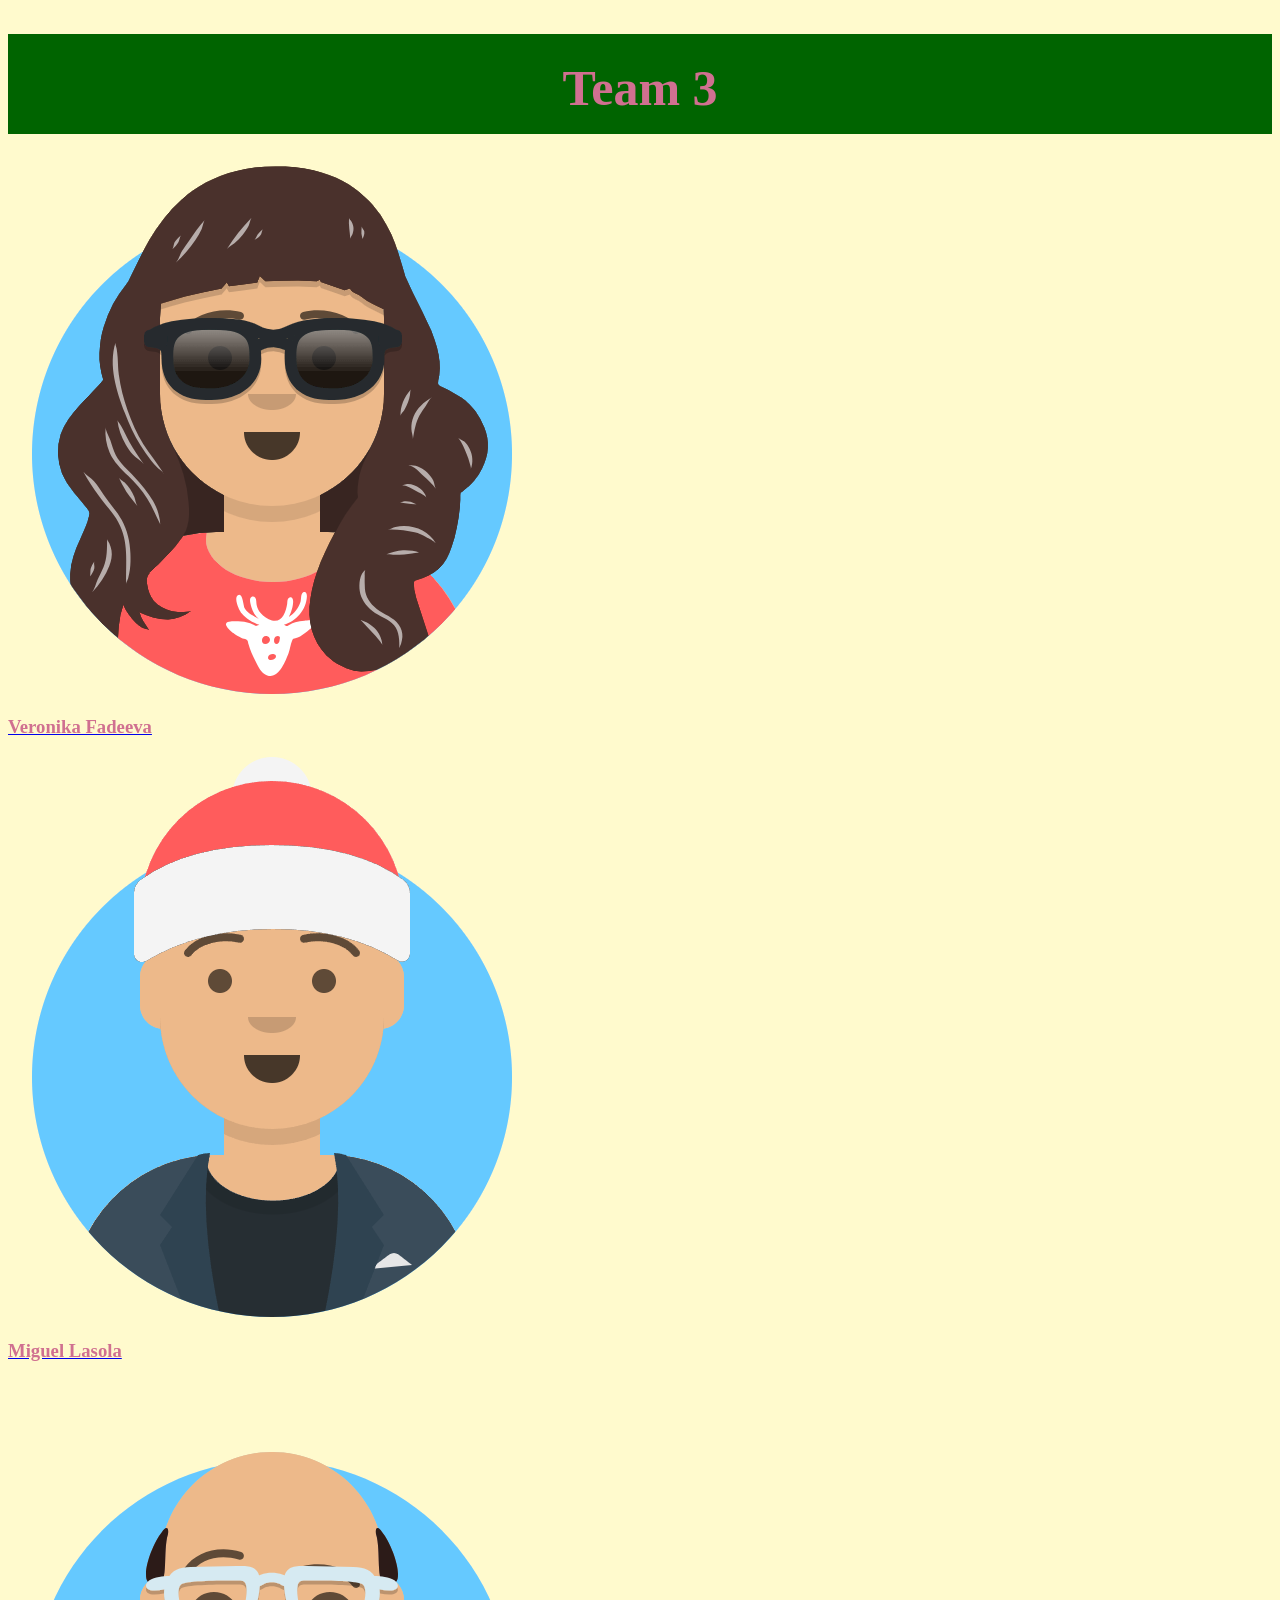
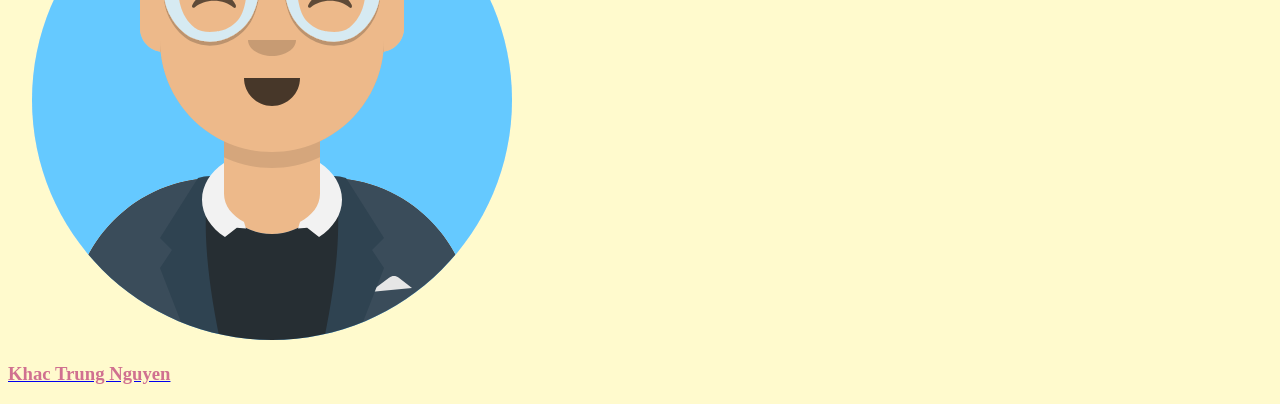
<file: index.html>
<!DOCTYPE html>
<html lang="en">
<head>
    <meta charset="UTF-8">
    <meta name="viewport" content="width=device-width, initial-scale=1.0">
    <title>Our Team</title>
    <link rel="stylesheet" href="./css/team_style.css">
</head>
<body>
    <header>
        <h1>Team 3</h1>
    </header>

    <section class="team">
        <div class="team-member">
            <a href="./profiles/Veronika_profile.html">
                <img src="./images/Veronika_avatar.png" alt="Name of Person">
                <h3>Veronika Fadeeva</h3>
            </a>
        </div>
    </section>
<section class="team">
        <div class="team-member">
            <a href="./profiles/miguel_profile.html">
                <img src="./images/miguel_avatar.png" alt="Name of Person">
                <h3>Miguel Lasola</h3>
            </a>
        </div>
    </section>
<section class="team">
        <div class="team-member">
            <a href="./profiles/khactrung_profile.html">
                <img src="./images/khactrung_avatar.png" alt="Name of Person">
                <h3>Khac Trung Nguyen</h3>
            </a>
        </div>
    </section>
</body>
</html>
</file>
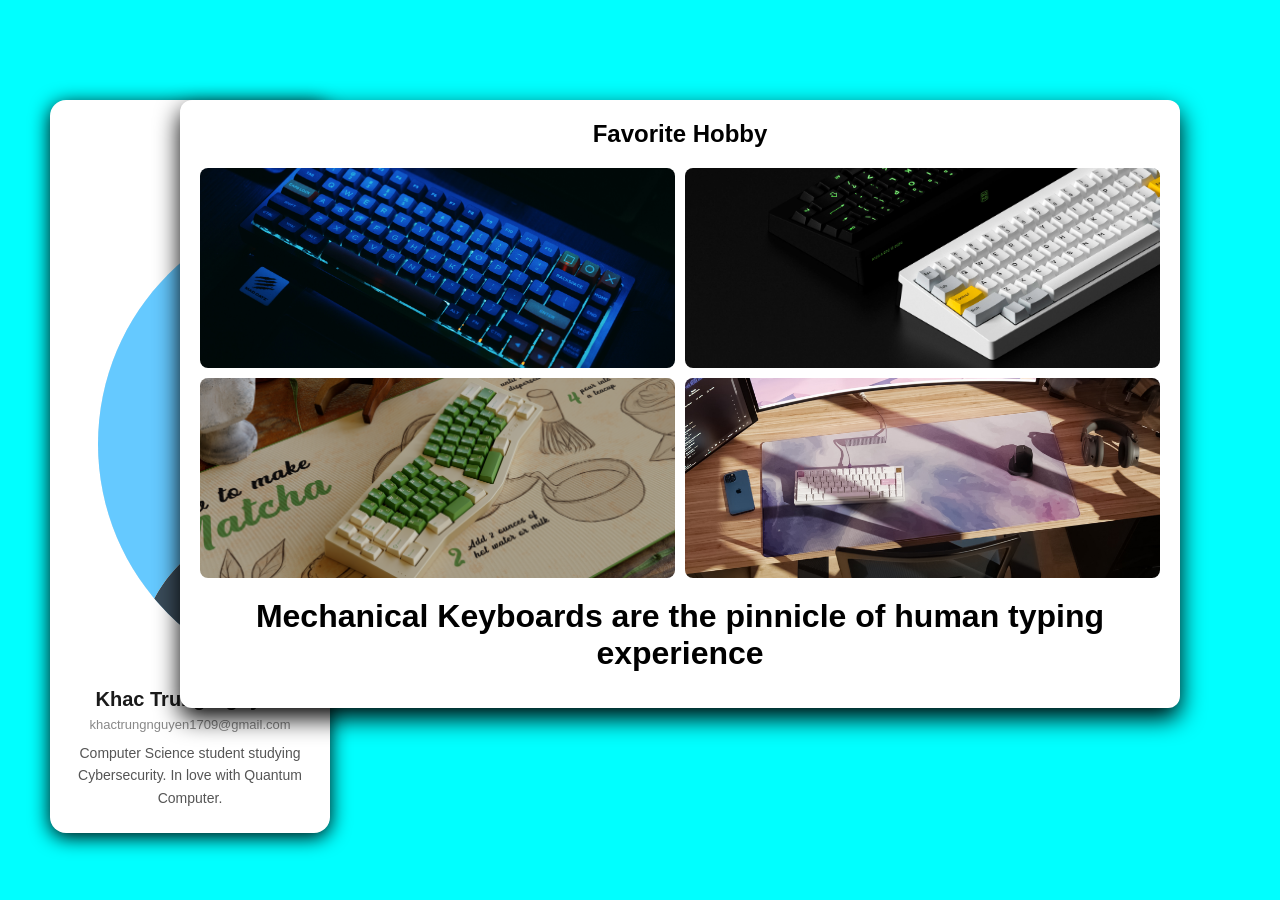
<file: profiles/khactrung_profile.html>
<!DOCTYPE html>
<html lang="en">
<head>
    <meta charset="UTF-8">
    <meta name="viewport" content="width=device-width, initial-scale=1.0">
    <title>Khac Trung Personal Website</title>
    <link rel="stylesheet" href="../css/khac_trung_nguyen_style.css">
</head>
<body>
    
    <div class="card">
        <img src="../images/khactrung_avatar.png" alt="Profile Avator" class="avator">

        <h2 class="name">Khac Trung Nguyen</h2>
        <p class="username">khactrungnguyen1709@gmail.com</p>

        <p class="bio">
            Computer Science student studying Cybersecurity. In love with Quantum Computer.
        </p>
    </div>


    <div class="card">
        <h1 class="title">
            Favorite Hobby
        </h1>
    <div class="grid">
            <img src="../images/sub-assets/mechkeys.jpg" alt="Mechanical Keyboards">
            <img src="../images/sub-assets/blackandwhite-mechkeys.jpg" alt="Mechanical Keyboards">
            <img src="../images/sub-assets/green-mechkeys.png" alt="Mechanical Keyboards">
            <img src="../images/sub-assets/pinkmechkeys.jpg" alt="Mechanical Keyboards">            
        </div>
    <p class="description">Mechanical Keyboards are the pinnicle of human typing experience</p>


    </div>

    
</body>
</html>
</file>
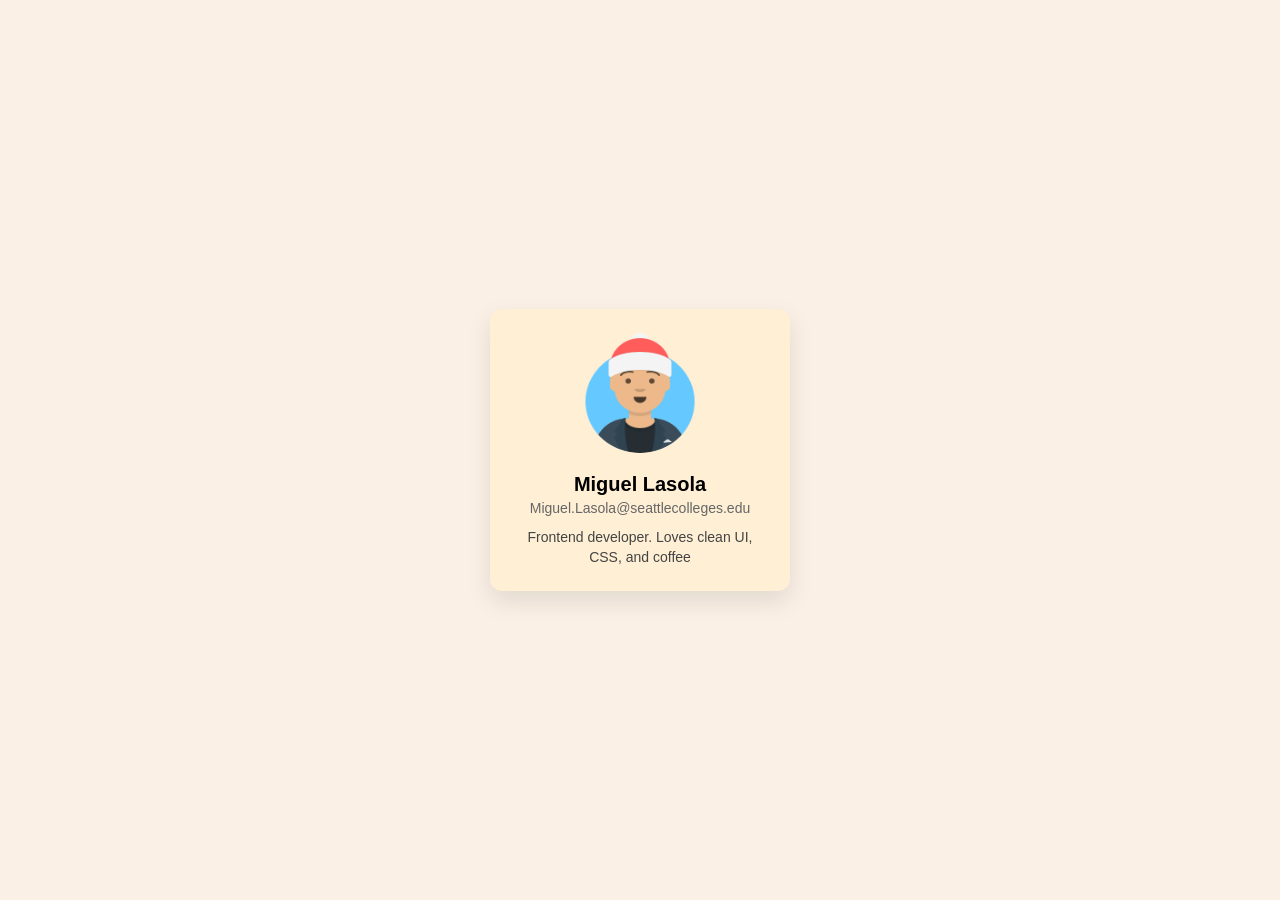
<file: profiles/miguel_profile.html>
<!DOCTYPE html>
<html lang="en">
<head>
  <meta charset="UTF-8">
  <title>Profile Card</title>
  <link rel="stylesheet" href="../css/miguel_style.css">
</head>
<body>

  <div class="card">
    <img src="../images/miguel_avatar.png" alt="Profile Avatar" class="avatar">

    <h2 class="name">Miguel Lasola</h2>
    <p class="username">Miguel.Lasola@seattlecolleges.edu</p>

    <p class="bio">
      Frontend developer. Loves clean UI, CSS, and coffee
    </p>
  </div>

</body>
</html>
</file>
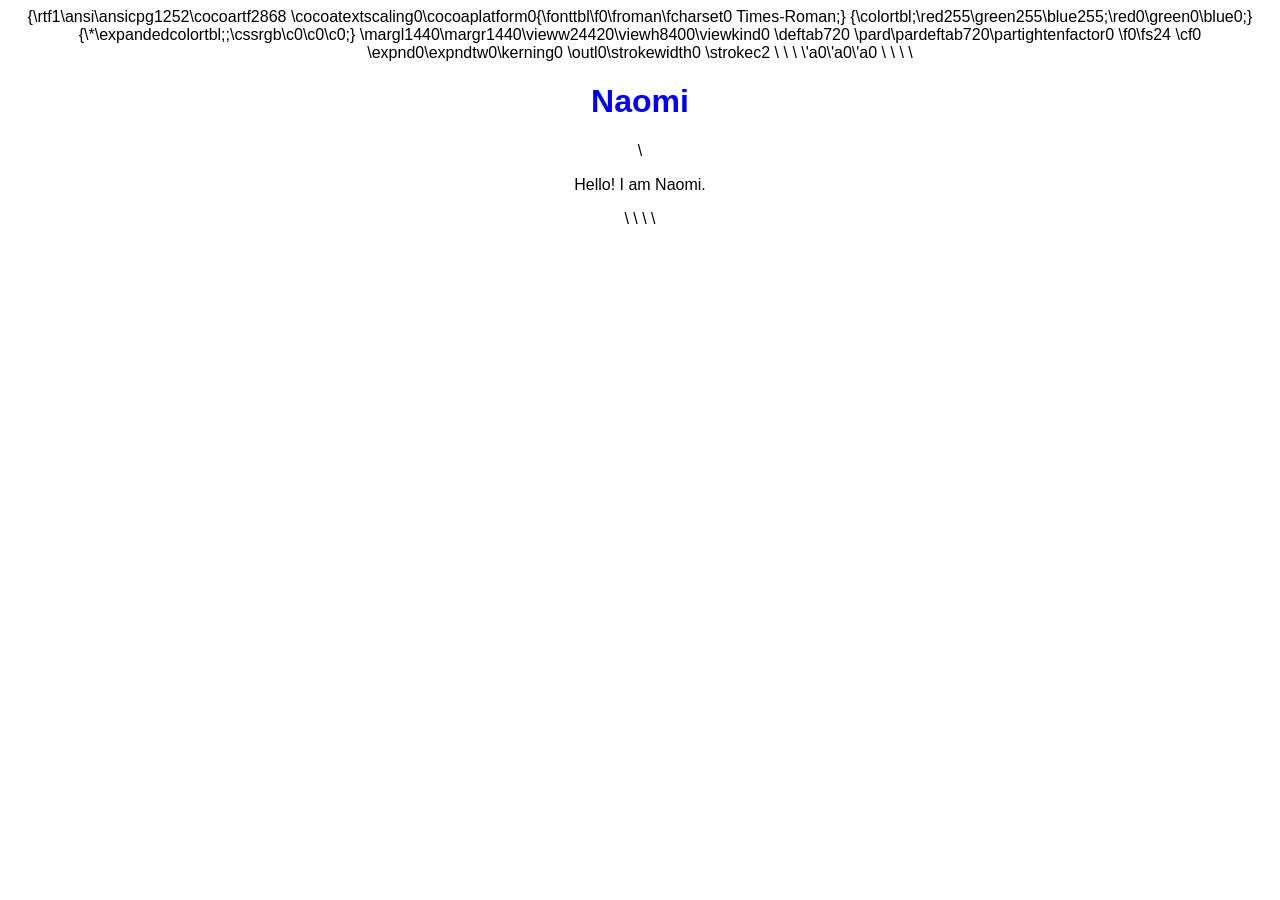
<file: profiles/naomi_profile.html>
{\rtf1\ansi\ansicpg1252\cocoartf2868
\cocoatextscaling0\cocoaplatform0{\fonttbl\f0\froman\fcharset0 Times-Roman;}
{\colortbl;\red255\green255\blue255;\red0\green0\blue0;}
{\*\expandedcolortbl;;\cssrgb\c0\c0\c0;}
\margl1440\margr1440\vieww24420\viewh8400\viewkind0
\deftab720
\pard\pardeftab720\partightenfactor0

\f0\fs24 \cf0 \expnd0\expndtw0\kerning0
\outl0\strokewidth0 \strokec2 <!DOCTYPE html>\
<html>\
<head>\
\'a0\'a0\'a0 <title>Naomi Profile</title>\
</head>\
  <link rel="stylesheet" href="../css/naomi_style.css">
<body>\
\
<h1>Naomi</h1>\
<p>Hello! I am Naomi.</p>\
\
</body>\
</html>\
</file>
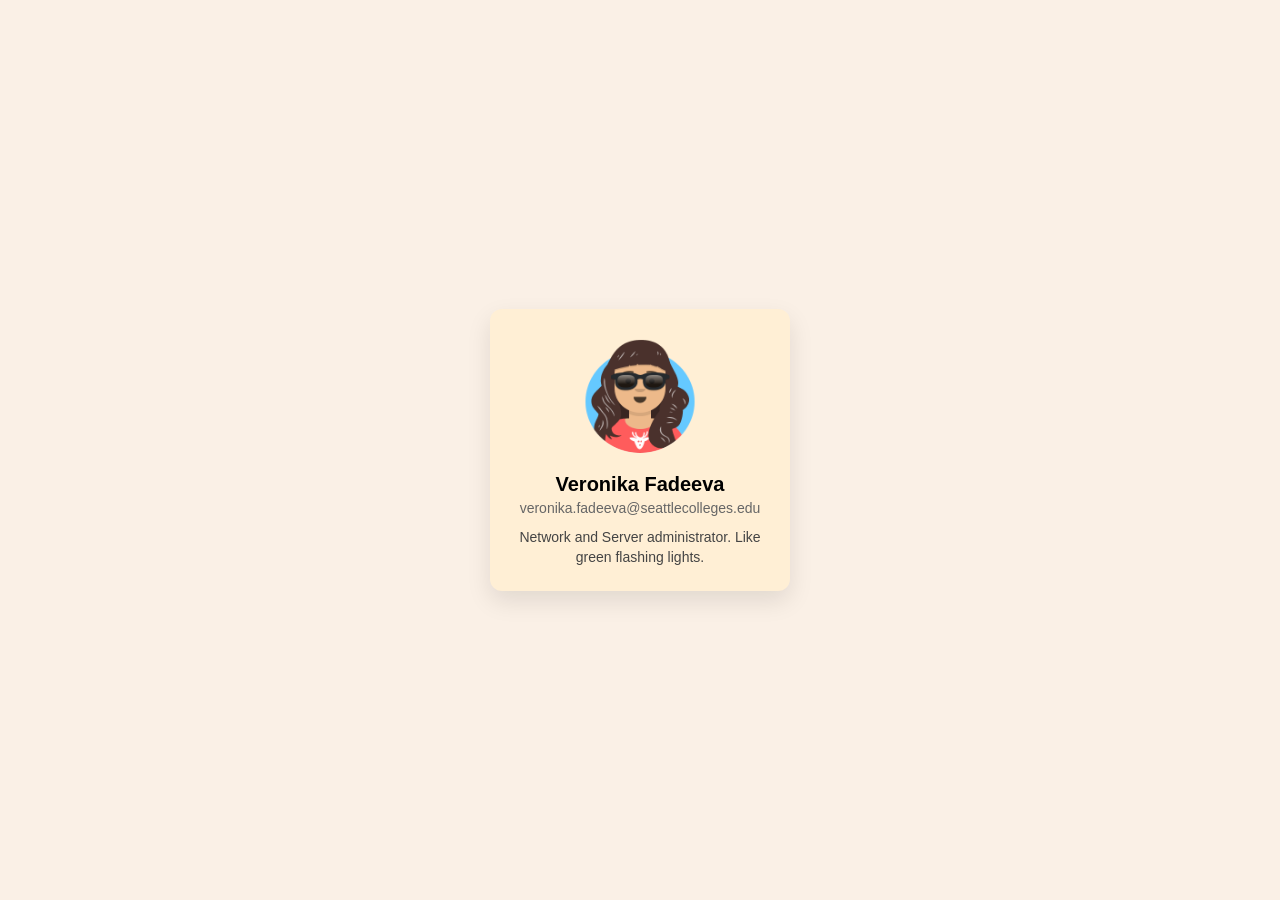
<file: profiles/Veronika_profile.html>
<!DOCTYPE html>
<html lang="en">
<head>
  <meta charset="UTF-8">
  <title>Profile Card</title>
  <link rel="stylesheet" href="../css/Veronika_style.css">
</head>
<body>

  <div class="card">
    <img 
      src="../images/Veronika_avatar.png" 
      alt="Profile Avatar"
      class="avatar"
    >

    <h2 class="name">Veronika Fadeeva</h2>
    <p class="username">veronika.fadeeva@seattlecolleges.edu</p>

    <p class="bio">
      Network and Server administrator. Like green flashing lights.
    </p>
  </div>

</body>
</html>
</file>
<file: css/team_style.css>
header{
	width: 100%;
	background: #006400;
	height: 100px;
}

body {
  background-color: #fffacd;
  font-family: serif, Garamond;
}

h1 {
  color: #D07090;
  text-align: center;
  font-family: serif, Garamond;
  font-size: 50px;
  padding-top: 25px;
}

h3 {
  color: #D07090;
  font-family: serif, Garamond;
}
</file>
<file: css/khac_trung_nguyen_style.css>
* {
    box-sizing: border-box;
    margin: 0;
    padding: 0;
    font-family: Arial, Helvetica, sans-serif;
}

body {
    min-height: 100vh;
    display: flex;  
    justify-content: center;
    align-items: center;
    background-color: aqua;
    position: relative;
}

.card:nth-child(1) {
    background: #ffffff;
    position: absolute;
    top: 100px;
    left: 50px;
    background: #ffffff;
    width: 280px;
    padding: 24px;
    border-radius: 16px;
    text-align: center;
    box-shadow: 0 4px 20px rgba(0, 0, 0, 1);
}

.card:nth-child(2) {
    height: auto;
    background: #ffffff;
    width: 1000px;
    padding: 20px;        
    border-radius: 12px;
    text-align: left;     
    box-shadow: 0 10px 25px rgba(0, 0, 0, 1);
    position: absolute;
    top: 100px;
    right: 100px;
    display: flex;
    flex-direction: column;
    justify-content: flex-start;  
    align-items: flex-start;      /
}

.avatar {
    width: 120px;
    height: 120px;
    border-radius: 50%;
    margin-bottom: 16px;
}

.title {
    font-size: 24px;
    font-weight: bold;
    color: black;
    margin-bottom: 20px; 
    padding: 0;
    align-self: center;
}

.grid {
    display: grid;
    grid-template-columns: repeat(2, 1fr);
    gap: 10px;
    width: 100%;
}

.grid img {
    width: 100%;
    height: 200px;
    object-fit: cover;
    border-radius: 8px;
}

.name {
    font-size: 20px;
    font-weight: 700;
    color: #1a1a1a;
    margin-bottom: 6px;
}

.username {
    font-size: 13px;
    color: #888888;
    margin-bottom: 10px;
}

.bio {
    font-size: 14px;
    color: #555555;
    line-height: 1.6;
    margin: 0;
}

.description {
    font-size: 32px;
    margin-top: 20px;
    text-align: center;
    font-weight: Bold;
    color: #000000;
    margin-bottom: 16px;
}
</file>
<file: css/miguel_style.css>
/* default styles */
* {
  box-sizing: border-box;
  margin: 0;
  padding: 0;
  font-family: Arial, Helvetica, sans-serif;
}

body {
  min-height: 100vh;
  display: flex;
  justify-content: center;
  align-items: center;
  background-color: #faf0e6;
}

/* Card */
.card {
  background: #ffefd5;
  width: 300px;
  padding: 24px;
  border-radius: 12px;
  text-align: center;
  box-shadow: 0 10px 25px rgba(0, 0, 0, 0.1);
}

/* Avatar */
.avatar {
  width: 120px;
  height: 120px;
  border-radius: 50%;
  margin-bottom: 16px;
}

/* Text */
.name {
  font-size: 20px;
  font-weight: bold;
  margin-bottom: 4px;
}

.username {
  font-size: 14px;
  color: #666;
  margin-bottom: 12px;
}

.bio {
  font-size: 14px;
  color: #444;
  line-height: 1.4;
}
</file>
<file: css/naomi_style.css>
body {
    text-align: center;
    font-family: Arial;
}

h1 {
    color: blue;
}
</file>
<file: css/Veronika_style.css>
/* default styles */
* {
  box-sizing: border-box;
  margin: 0;
  padding: 0;
  font-family: Arial, Helvetica, sans-serif;
}

body {
  min-height: 100vh;
  display: flex;
  justify-content: center;
  align-items: center;
  background-color: #faf0e6;
}

/* Card */
.card {
  background: #ffefd5;
  width: 300px;
  padding: 24px;
  border-radius: 12px;
  text-align: center;
  box-shadow: 0 10px 25px rgba(0, 0, 0, 0.1);
}

/* Avatar */
.avatar {
  width: 120px;
  height: 120px;
  border-radius: 50%;
  margin-bottom: 16px;
}

/* Text */
.name {
  font-size: 20px;
  font-weight: bold;
  margin-bottom: 4px;
}

.username {
  font-size: 14px;
  color: #666;
  margin-bottom: 12px;
}

.bio {
  font-size: 14px;
  color: #444;
  line-height: 1.4;
}
</file>
